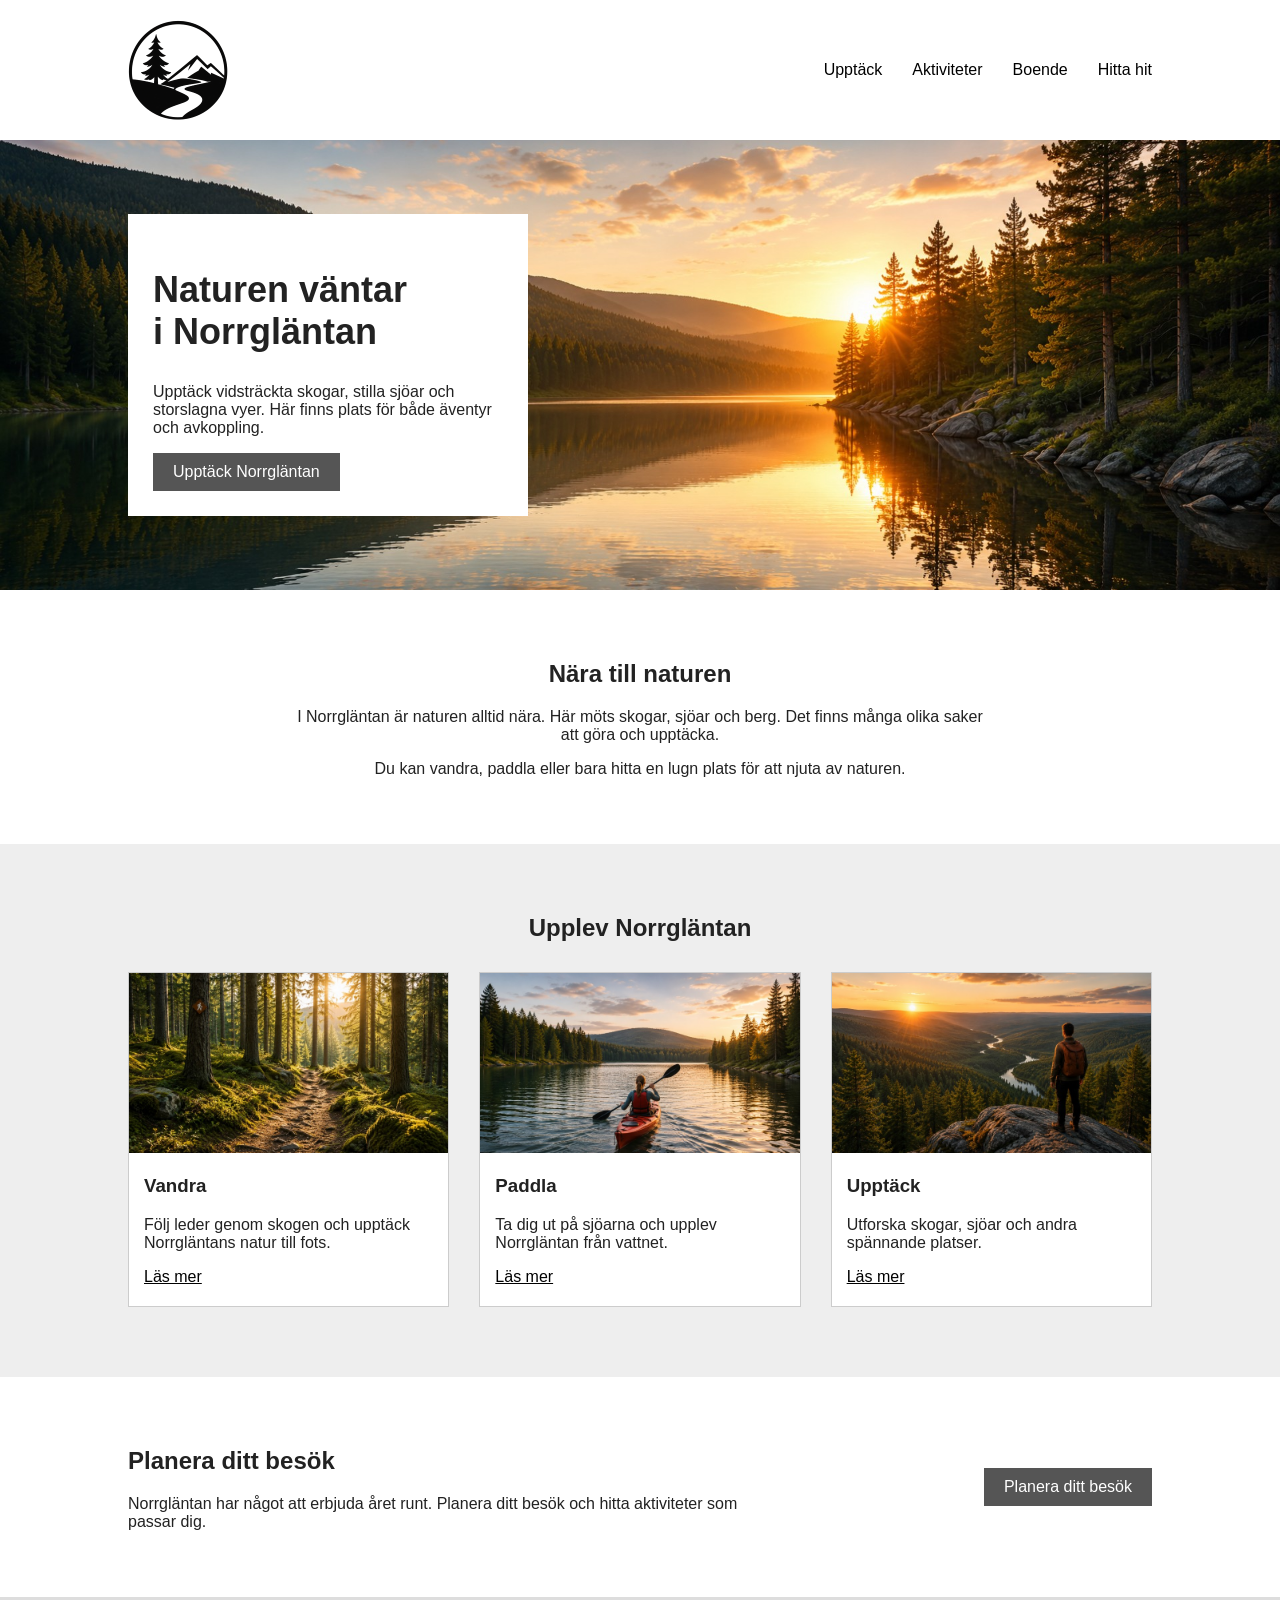
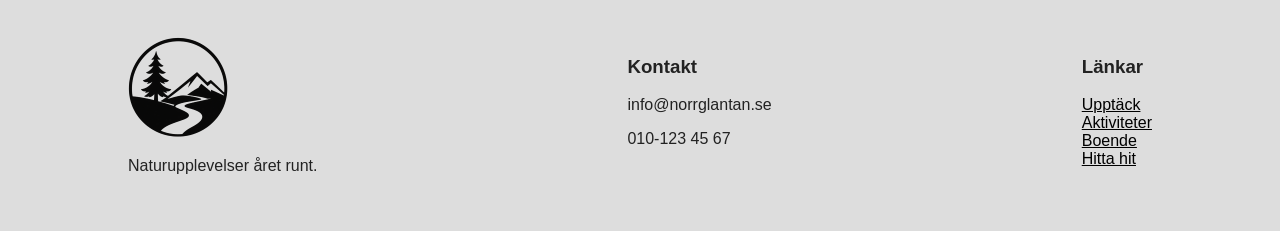
<file: index.html>
<!DOCTYPE html>
<html lang="sv">

<head>
    <meta charset="UTF-8">
    <meta name="viewport" content="width=device-width, initial-scale=1.0">
    <title>Norrgläntan</title>
    <link rel="stylesheet" href="css/style.css">
</head>

<body>

<header>

    <img src="images/logotyp_svart.png" alt="Norrgläntan" class="logo">

    <nav>
        <ul>
            <li><a href="upptack.html">Upptäck</a></li>
            <li><a href="aktiviteter.html">Aktiviteter</a></li>
            <li><a href="#">Boende</a></li>
            <li><a href="#">Hitta hit</a></li>
        </ul>
    </nav>

</header>


<main>

    <section class="hero">

        <div class="hero-text">

            <h1>Naturen väntar<br>i Norrgläntan</h1>

            <p>
                Upptäck vidsträckta skogar, stilla sjöar och
                storslagna vyer. Här finns plats för både
                äventyr och avkoppling.
            </p>

            <a href="upptack.html" class="knapp">
                Upptäck Norrgläntan
            </a>

        </div>

    </section>


    <section class="intro">

        <h2>Nära till naturen</h2>

        <p>
            I Norrgläntan är naturen alltid nära. Här möts
            skogar, sjöar och berg. Det finns många olika
            saker att göra och upptäcka.
        </p>

        <p>
            Du kan vandra, paddla eller bara hitta en lugn
            plats för att njuta av naturen.
        </p>

    </section>


    <section class="aktiviteter">

        <h2>Upplev Norrgläntan</h2>

        <div class="kort">

            <article>

                <img src="images/vandra.jpg" alt="Vandring">

                <h3>Vandra</h3>

                <p>
                    Följ leder genom skogen och upptäck
                    Norrgläntans natur till fots.
                </p>

                <a href="vandring.html">Läs mer</a>

            </article>


            <article>

                <img src="images/paddla.jpg" alt="Paddling">

                <h3>Paddla</h3>

                <p>
                    Ta dig ut på sjöarna och upplev
                    Norrgläntan från vattnet.
                </p>

                <a href="paddling.html">Läs mer</a>

            </article>


            <article>

                <img src="images/upptack.jpg" alt="Natur">

                <h3>Upptäck</h3>

                <p>
                    Utforska skogar, sjöar och andra
                    spännande platser.
                </p>

                <a href="upptack.html">Läs mer</a>

            </article>

        </div>

    </section>


    <section class="planera">

        <div>

            <h2>Planera ditt besök</h2>

            <p>
                Norrgläntan har något att erbjuda året runt.
                Planera ditt besök och hitta aktiviteter som
                passar dig.
            </p>

        </div>

        <a href="#" class="knapp">Planera ditt besök</a>

    </section>

</main>


<footer>

    <div>
        <img src="images/logotyp_svart.png" alt="Norrgläntan" class="logo">
        <p>Naturupplevelser året runt.</p>
    </div>

    <div>
        <h3>Kontakt</h3>
        <p>info@norrglantan.se</p>
        <p>010-123 45 67</p>
    </div>

    <div>
        <h3>Länkar</h3>
        <a href="upptack.html">Upptäck</a><br>
        <a href="aktiviteter.html">Aktiviteter</a><br>
        <a href="#">Boende</a><br>
        <a href="#">Hitta hit</a>
    </div>

</footer>

</body>

</html>
</file>
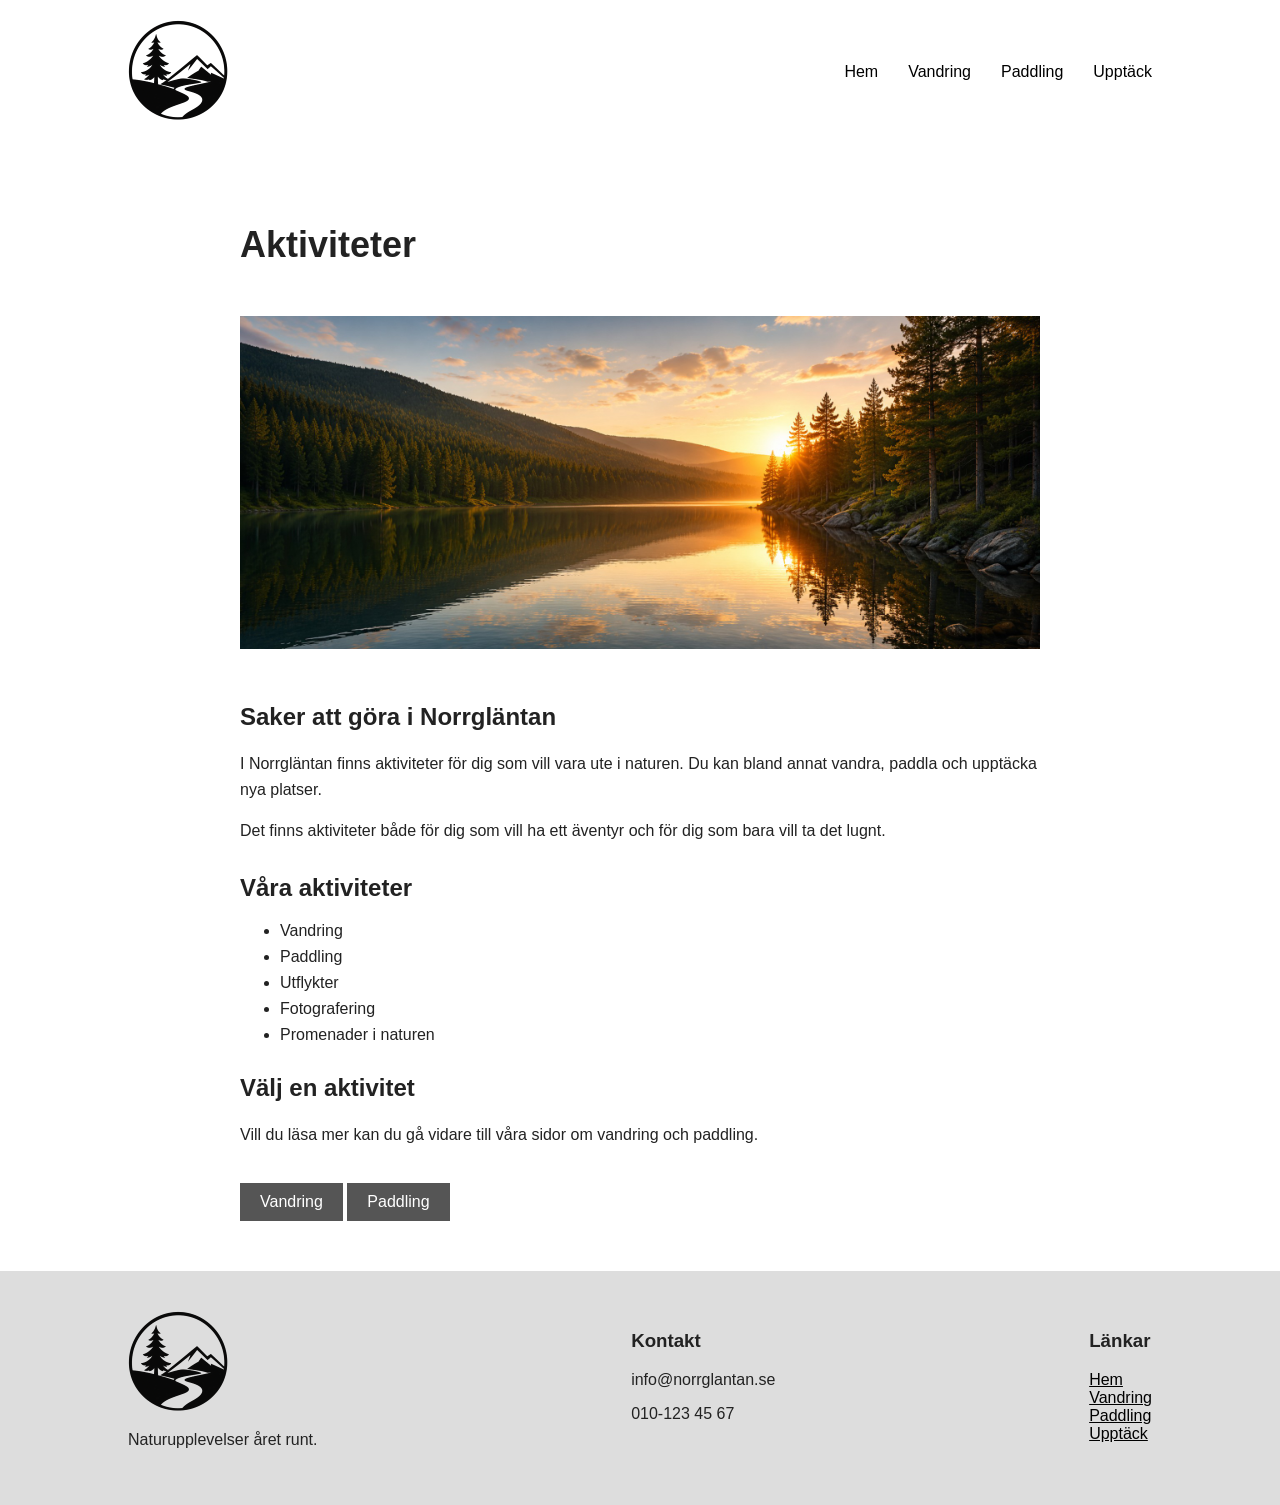
<file: aktiviteter.html>
<!DOCTYPE html>
<html lang="sv">

<head>
    <meta charset="UTF-8">
    <meta name="viewport" content="width=device-width, initial-scale=1.0">
    <title>Aktiviteter - Norrgläntan</title>
    <link rel="stylesheet" href="css/style.css">
</head>

<body>

<header>

    <a href="index.html">
        <img src="images/logotyp_svart.png" alt="Norrgläntan" class="logo">
    </a>

    <nav>
        <ul>
            <li><a href="index.html">Hem</a></li>
            <li><a href="vandring.html">Vandring</a></li>
            <li><a href="paddling.html">Paddling</a></li>
            <li><a href="upptack.html">Upptäck</a></li>
        </ul>
    </nav>

</header>


<main>

    <section class="undersida">

        <h1>Aktiviteter</h1>

        <img src="images/hero.jpg" alt="Natur i Norrgläntan">

        <h2>Saker att göra i Norrgläntan</h2>

        <p>
            I Norrgläntan finns aktiviteter för dig som vill
            vara ute i naturen. Du kan bland annat vandra,
            paddla och upptäcka nya platser.
        </p>

        <p>
            Det finns aktiviteter både för dig som vill ha
            ett äventyr och för dig som bara vill ta det lugnt.
        </p>


        <h2>Våra aktiviteter</h2>

        <ul>
            <li>Vandring</li>
            <li>Paddling</li>
            <li>Utflykter</li>
            <li>Fotografering</li>
            <li>Promenader i naturen</li>
        </ul>


        <h2>Välj en aktivitet</h2>

        <p>
            Vill du läsa mer kan du gå vidare till våra sidor
            om vandring och paddling.
        </p>

        <a href="vandring.html" class="knapp">Vandring</a>

        <a href="paddling.html" class="knapp">Paddling</a>

    </section>

</main>


<footer>

    <div>
        <img src="images/logotyp_svart.png" alt="Norrgläntan" class="logo">
        <p>Naturupplevelser året runt.</p>
    </div>

    <div>
        <h3>Kontakt</h3>
        <p>info@norrglantan.se</p>
        <p>010-123 45 67</p>
    </div>

    <div>
        <h3>Länkar</h3>
        <a href="index.html">Hem</a><br>
        <a href="vandring.html">Vandring</a><br>
        <a href="paddling.html">Paddling</a><br>
        <a href="upptack.html">Upptäck</a>
    </div>

</footer>

</body>

</html>
</file>
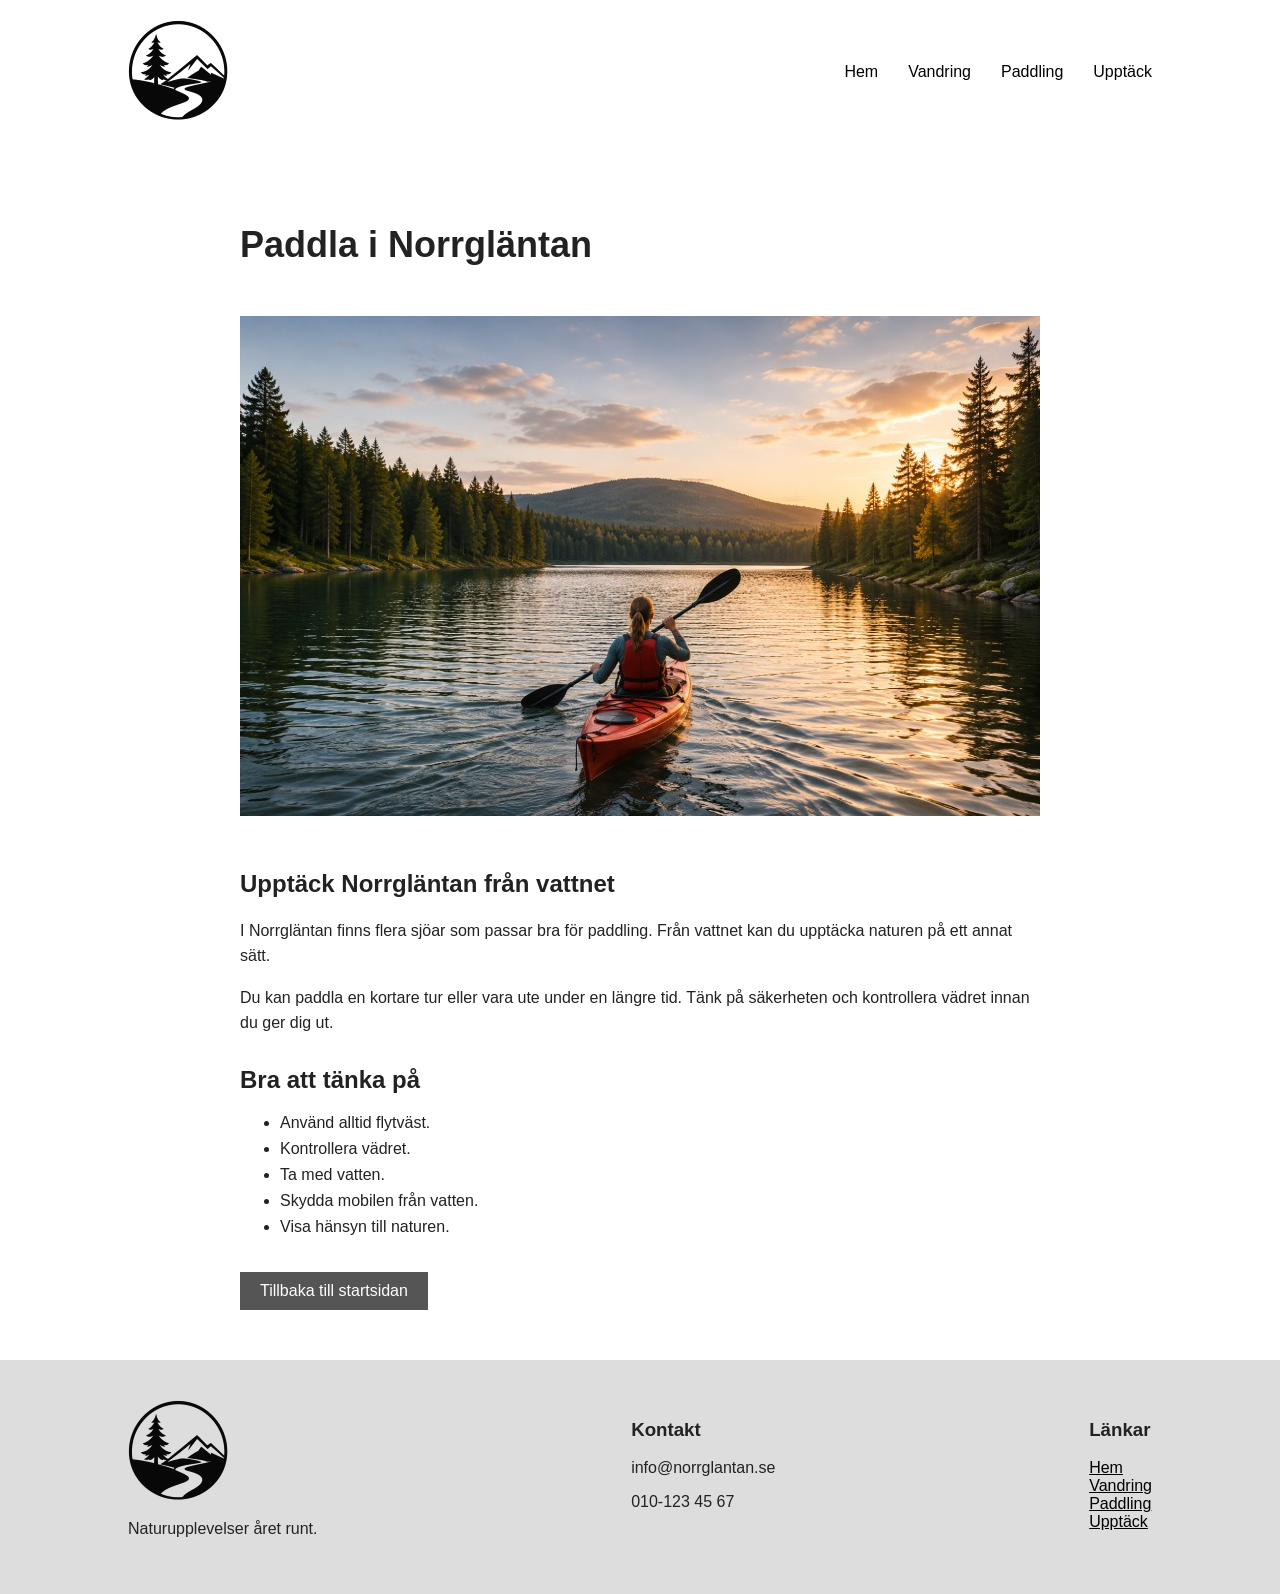
<file: paddling.html>
<!DOCTYPE html>
<html lang="sv">

<head>
    <meta charset="UTF-8">
    <meta name="viewport" content="width=device-width, initial-scale=1.0">
    <title>Paddling - Norrgläntan</title>
    <link rel="stylesheet" href="css/style.css">
</head>

<body>

<header>

    <a href="index.html">
        <img src="images/logotyp_svart.png" alt="Norrgläntan" class="logo">
    </a>

    <nav>
        <ul>
            <li><a href="index.html">Hem</a></li>
            <li><a href="vandring.html">Vandring</a></li>
            <li><a href="paddling.html">Paddling</a></li>
            <li><a href="upptack.html">Upptäck</a></li>
        </ul>
    </nav>

</header>


<main>

    <section class="undersida">

        <h1>Paddla i Norrgläntan</h1>

        <img src="images/paddla.jpg" alt="Kajak på en sjö">

        <h2>Upptäck Norrgläntan från vattnet</h2>

        <p>
            I Norrgläntan finns flera sjöar som passar bra
            för paddling. Från vattnet kan du upptäcka
            naturen på ett annat sätt.
        </p>

        <p>
            Du kan paddla en kortare tur eller vara ute
            under en längre tid. Tänk på säkerheten och
            kontrollera vädret innan du ger dig ut.
        </p>


        <h2>Bra att tänka på</h2>

        <ul>
            <li>Använd alltid flytväst.</li>
            <li>Kontrollera vädret.</li>
            <li>Ta med vatten.</li>
            <li>Skydda mobilen från vatten.</li>
            <li>Visa hänsyn till naturen.</li>
        </ul>

        <a href="index.html" class="knapp">
            Tillbaka till startsidan
        </a>

    </section>

</main>


<footer>

    <div>
        <img src="images/logotyp_svart.png" alt="Norrgläntan" class="logo">
        <p>Naturupplevelser året runt.</p>
    </div>

    <div>
        <h3>Kontakt</h3>
        <p>info@norrglantan.se</p>
        <p>010-123 45 67</p>
    </div>

    <div>
        <h3>Länkar</h3>
        <a href="index.html">Hem</a><br>
        <a href="vandring.html">Vandring</a><br>
        <a href="paddling.html">Paddling</a><br>
        <a href="upptack.html">Upptäck</a>
    </div>

</footer>

</body>

</html>
</file>
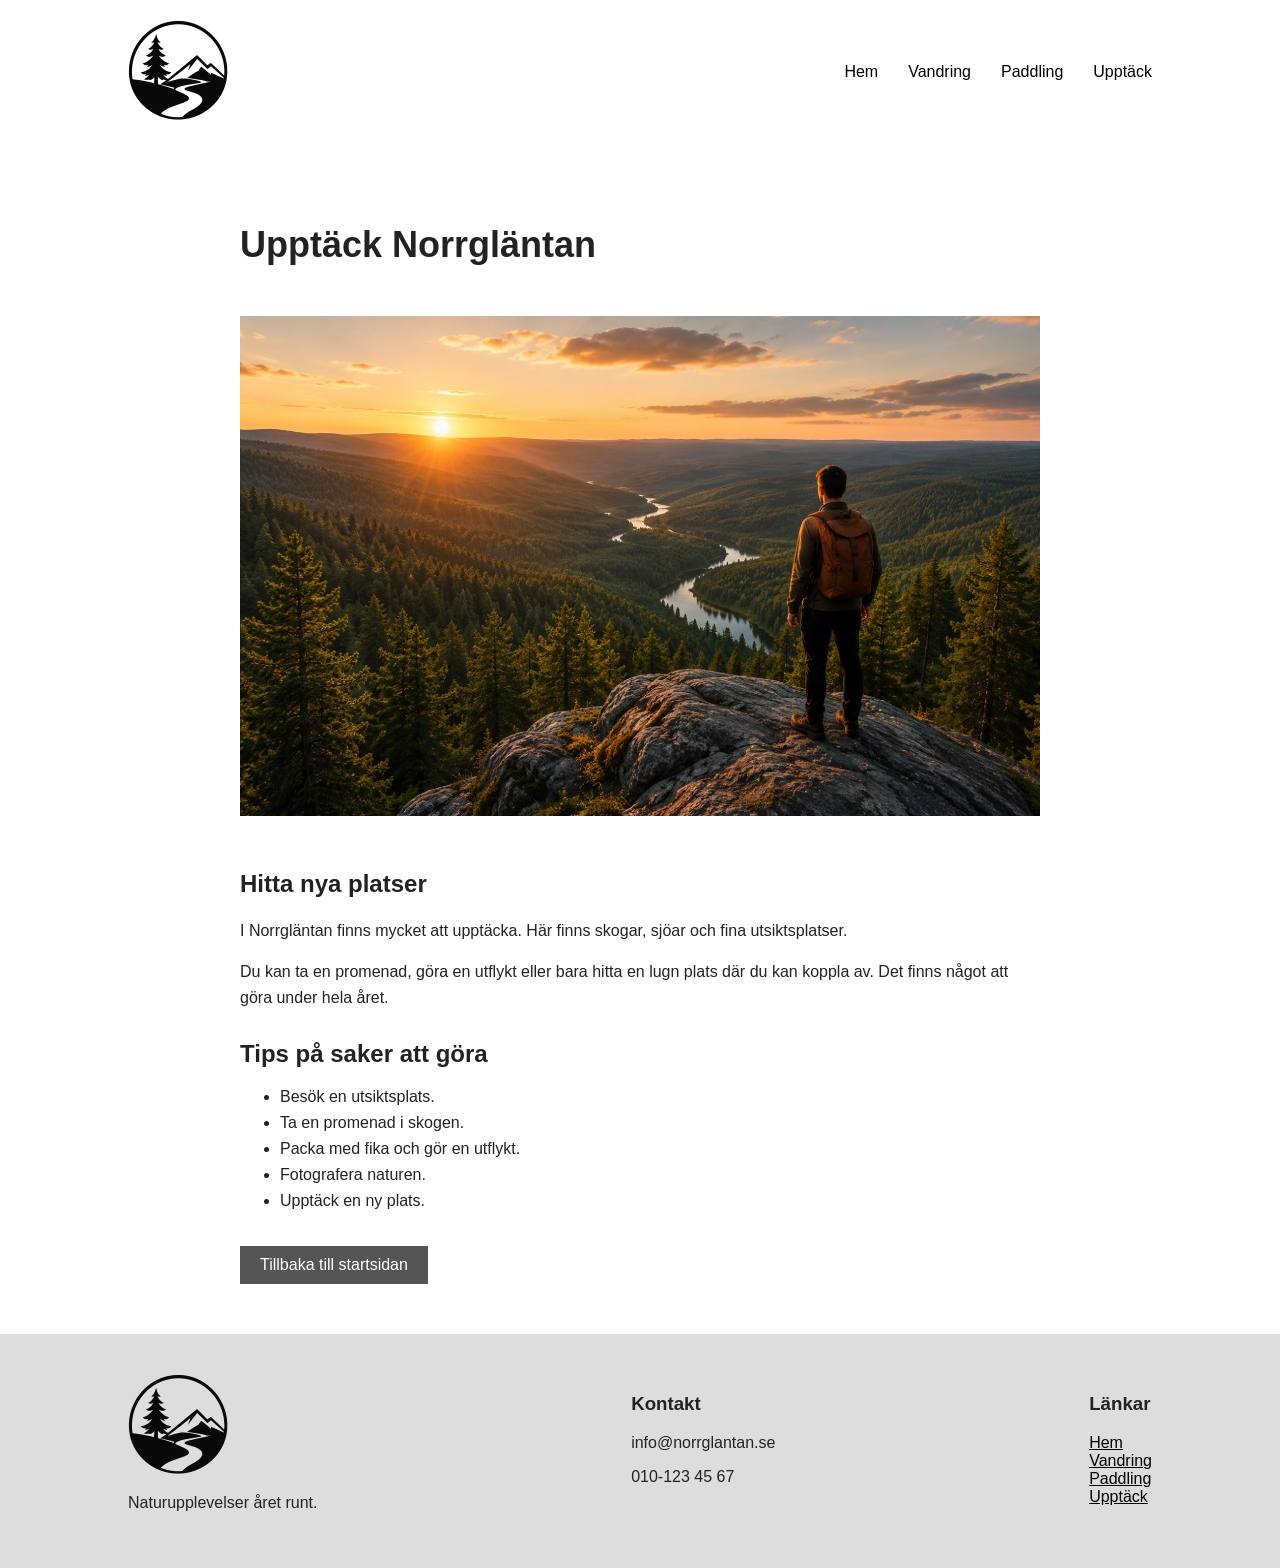
<file: upptack.html>
<!DOCTYPE html>
<html lang="sv">

<head>
    <meta charset="UTF-8">
    <meta name="viewport" content="width=device-width, initial-scale=1.0">
    <title>Upptäck - Norrgläntan</title>
    <link rel="stylesheet" href="css/style.css">
</head>

<body>

<header>

    <a href="index.html">
        <img src="images/logotyp_svart.png" alt="Norrgläntan" class="logo">
    </a>

    <nav>
        <ul>
            <li><a href="index.html">Hem</a></li>
            <li><a href="vandring.html">Vandring</a></li>
            <li><a href="paddling.html">Paddling</a></li>
            <li><a href="upptack.html">Upptäck</a></li>
        </ul>
    </nav>

</header>


<main>

    <section class="undersida">

        <h1>Upptäck Norrgläntan</h1>

        <img src="images/upptack.jpg" alt="Utsikt över Norrgläntan">

        <h2>Hitta nya platser</h2>

        <p>
            I Norrgläntan finns mycket att upptäcka.
            Här finns skogar, sjöar och fina utsiktsplatser.
        </p>

        <p>
            Du kan ta en promenad, göra en utflykt eller
            bara hitta en lugn plats där du kan koppla av.
            Det finns något att göra under hela året.
        </p>


        <h2>Tips på saker att göra</h2>

        <ul>
            <li>Besök en utsiktsplats.</li>
            <li>Ta en promenad i skogen.</li>
            <li>Packa med fika och gör en utflykt.</li>
            <li>Fotografera naturen.</li>
            <li>Upptäck en ny plats.</li>
        </ul>

        <a href="index.html" class="knapp">
            Tillbaka till startsidan
        </a>

    </section>

</main>


<footer>

    <div>
        <img src="images/logotyp_svart.png" alt="Norrgläntan" class="logo">
        <p>Naturupplevelser året runt.</p>
    </div>

    <div>
        <h3>Kontakt</h3>
        <p>info@norrglantan.se</p>
        <p>010-123 45 67</p>
    </div>

    <div>
        <h3>Länkar</h3>
        <a href="index.html">Hem</a><br>
        <a href="vandring.html">Vandring</a><br>
        <a href="paddling.html">Paddling</a><br>
        <a href="upptack.html">Upptäck</a>
    </div>

</footer>

</body>

</html>
</file>
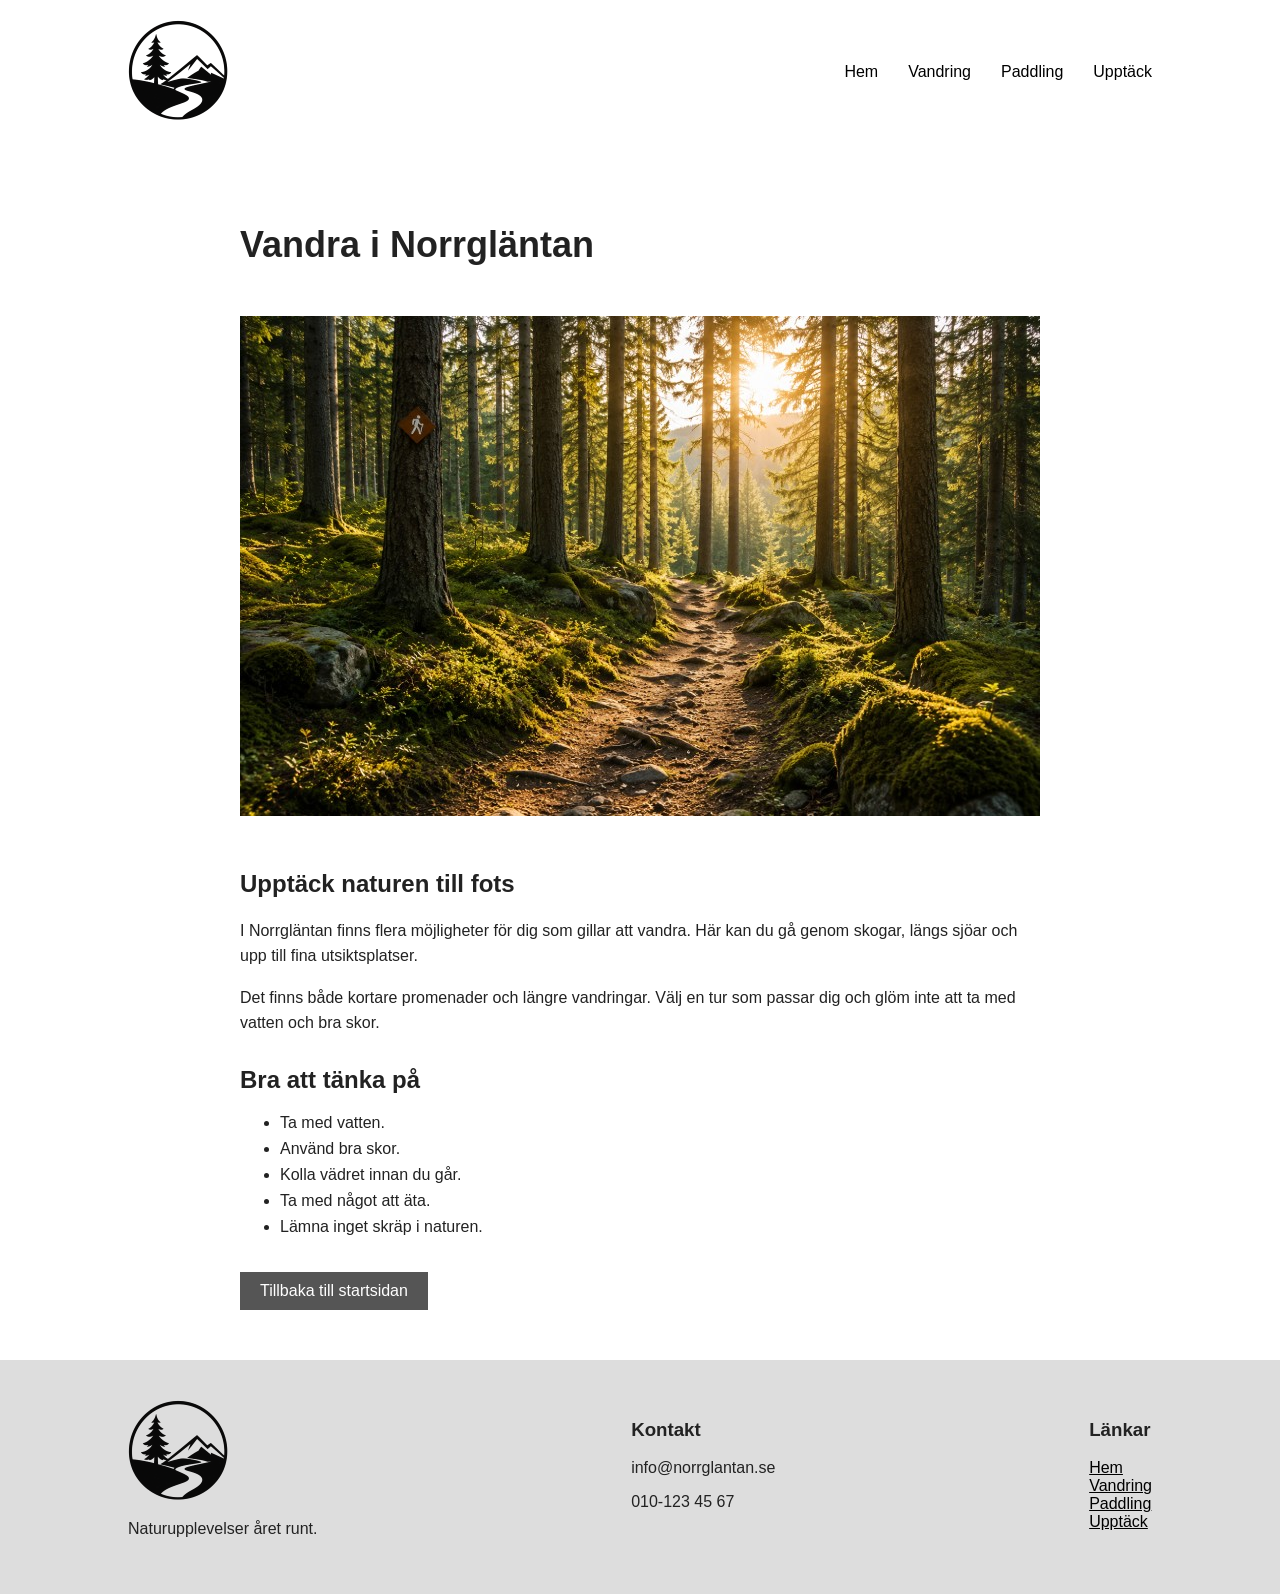
<file: vandring.html>
<!DOCTYPE html>
<html lang="sv">

<head>
    <meta charset="UTF-8">
    <meta name="viewport" content="width=device-width, initial-scale=1.0">
    <title>Vandring - Norrgläntan</title>
    <link rel="stylesheet" href="css/style.css">
</head>

<body>

<header>

    <a href="index.html">
        <img src="images/logotyp_svart.png" alt="Norrgläntan" class="logo">
    </a>

    <nav>
        <ul>
            <li><a href="index.html">Hem</a></li>
            <li><a href="vandring.html">Vandring</a></li>
            <li><a href="paddling.html">Paddling</a></li>
            <li><a href="upptack.html">Upptäck</a></li>
        </ul>
    </nav>

</header>


<main>

    <section class="undersida">

        <h1>Vandra i Norrgläntan</h1>

        <img src="images/vandra.jpg" alt="Vandringsled i skogen">

        <h2>Upptäck naturen till fots</h2>

        <p>
            I Norrgläntan finns flera möjligheter för dig som
            gillar att vandra. Här kan du gå genom skogar,
            längs sjöar och upp till fina utsiktsplatser.
        </p>

        <p>
            Det finns både kortare promenader och längre
            vandringar. Välj en tur som passar dig och
            glöm inte att ta med vatten och bra skor.
        </p>


        <h2>Bra att tänka på</h2>

        <ul>
            <li>Ta med vatten.</li>
            <li>Använd bra skor.</li>
            <li>Kolla vädret innan du går.</li>
            <li>Ta med något att äta.</li>
            <li>Lämna inget skräp i naturen.</li>
        </ul>

        <a href="index.html" class="knapp">Tillbaka till startsidan</a>

    </section>

</main>


<footer>

    <div>
        <img src="images/logotyp_svart.png" alt="Norrgläntan" class="logo">
        <p>Naturupplevelser året runt.</p>
    </div>

    <div>
        <h3>Kontakt</h3>
        <p>info@norrglantan.se</p>
        <p>010-123 45 67</p>
    </div>

    <div>
        <h3>Länkar</h3>
        <a href="index.html">Hem</a><br>
        <a href="vandring.html">Vandring</a><br>
        <a href="paddling.html">Paddling</a><br>
        <a href="upptack.html">Upptäck</a>
    </div>

</footer>

</body>

</html>
</file>
<file: css/style.css>
/* Grundinställningar - mobil först */

body {
    margin: 0;
    font-family: Arial, sans-serif;
    color: #222;
}

img {
    max-width: 100%;
}


/* Header */

header {
    padding: 20px;
}

.logo {
    width: 100px;
}

nav ul {
    list-style: none;
    padding: 0;
    margin: 15px 0 0 0;
}

nav li {
    padding: 8px 0;
}

nav a {
    color: black;
    text-decoration: none;
}

nav a:hover {
    text-decoration: underline;
}


/* Hero */

.hero {
    background-image: url("../images/hero.jpg");
    background-size: cover;
    background-position: center;

    padding: 250px 20px 20px 20px;
}

.hero-text {
    background-color: white;
    padding: 25px;
}

.hero h1 {
    font-size: 32px;
}


/* Knappar */

.knapp {
    display: inline-block;
    background-color: #555;
    color: white;
    padding: 10px 20px;
    text-decoration: none;
}

.knapp:hover {
    background-color: #333;
}


/* Introduktion */

.intro {
    padding: 50px 20px;
    text-align: center;
}


/* Aktiviteter */

.aktiviteter {
    background-color: #eee;
    padding: 50px 20px;
}

.aktiviteter h2 {
    text-align: center;
}

.kort article {
    background-color: white;
    border: 1px solid #ccc;
    margin-bottom: 20px;
    padding-bottom: 20px;
}

.kort img {
    width: 100%;
    height: 180px;
    object-fit: cover;
}

.kort h3,
.kort p,
.kort a {
    margin-left: 15px;
    margin-right: 15px;
}

.kort a {
    color: black;
}


/* Planera */

.planera {
    padding: 50px 20px;
}


/* Footer */

footer {
    background-color: #ddd;
    padding: 40px 20px;
}

footer div {
    margin-bottom: 30px;
}

footer a {
    color: black;
}


/* Undersidor */

.undersida {
    max-width: 800px;
    margin: auto;
    padding: 50px 20px;
}

.undersida h1 {
    font-size: 36px;
}

.undersida img {
    width: 100%;
    margin: 20px 0;
}

.undersida h2 {
    margin-top: 30px;
}

.undersida p {
    line-height: 1.6;
}

.undersida li {
    margin-bottom: 8px;
}

.undersida .knapp {
    margin-top: 20px;
}


/* Större skärmar */

@media (min-width: 700px) {

    header {
        display: flex;
        justify-content: space-between;
        align-items: center;
        padding: 20px 10%;
    }

    nav ul {
        display: flex;
        gap: 30px;
        margin: 0;
    }

    nav li {
        padding: 0;
    }

    .hero {
        height: 450px;
        padding: 0 0 0 10%;

        display: flex;
        align-items: center;
    }

    .hero-text {
        width: 350px;
    }

    .hero h1 {
        font-size: 36px;
    }

    .intro {
        max-width: 700px;
        margin: auto;
    }

    .aktiviteter {
        padding: 50px 10%;
    }

    .kort {
        display: flex;
        gap: 30px;
        margin-top: 30px;
    }

    .kort article {
        width: 33%;
    }

    .planera {
        display: flex;
        justify-content: space-between;
        align-items: center;
        padding: 50px 10%;
    }

    .planera div {
        width: 60%;
    }

    footer {
        display: flex;
        justify-content: space-between;
        padding: 40px 10%;
    }

    footer div {
        margin-bottom: 0;
    }
}
</file>
